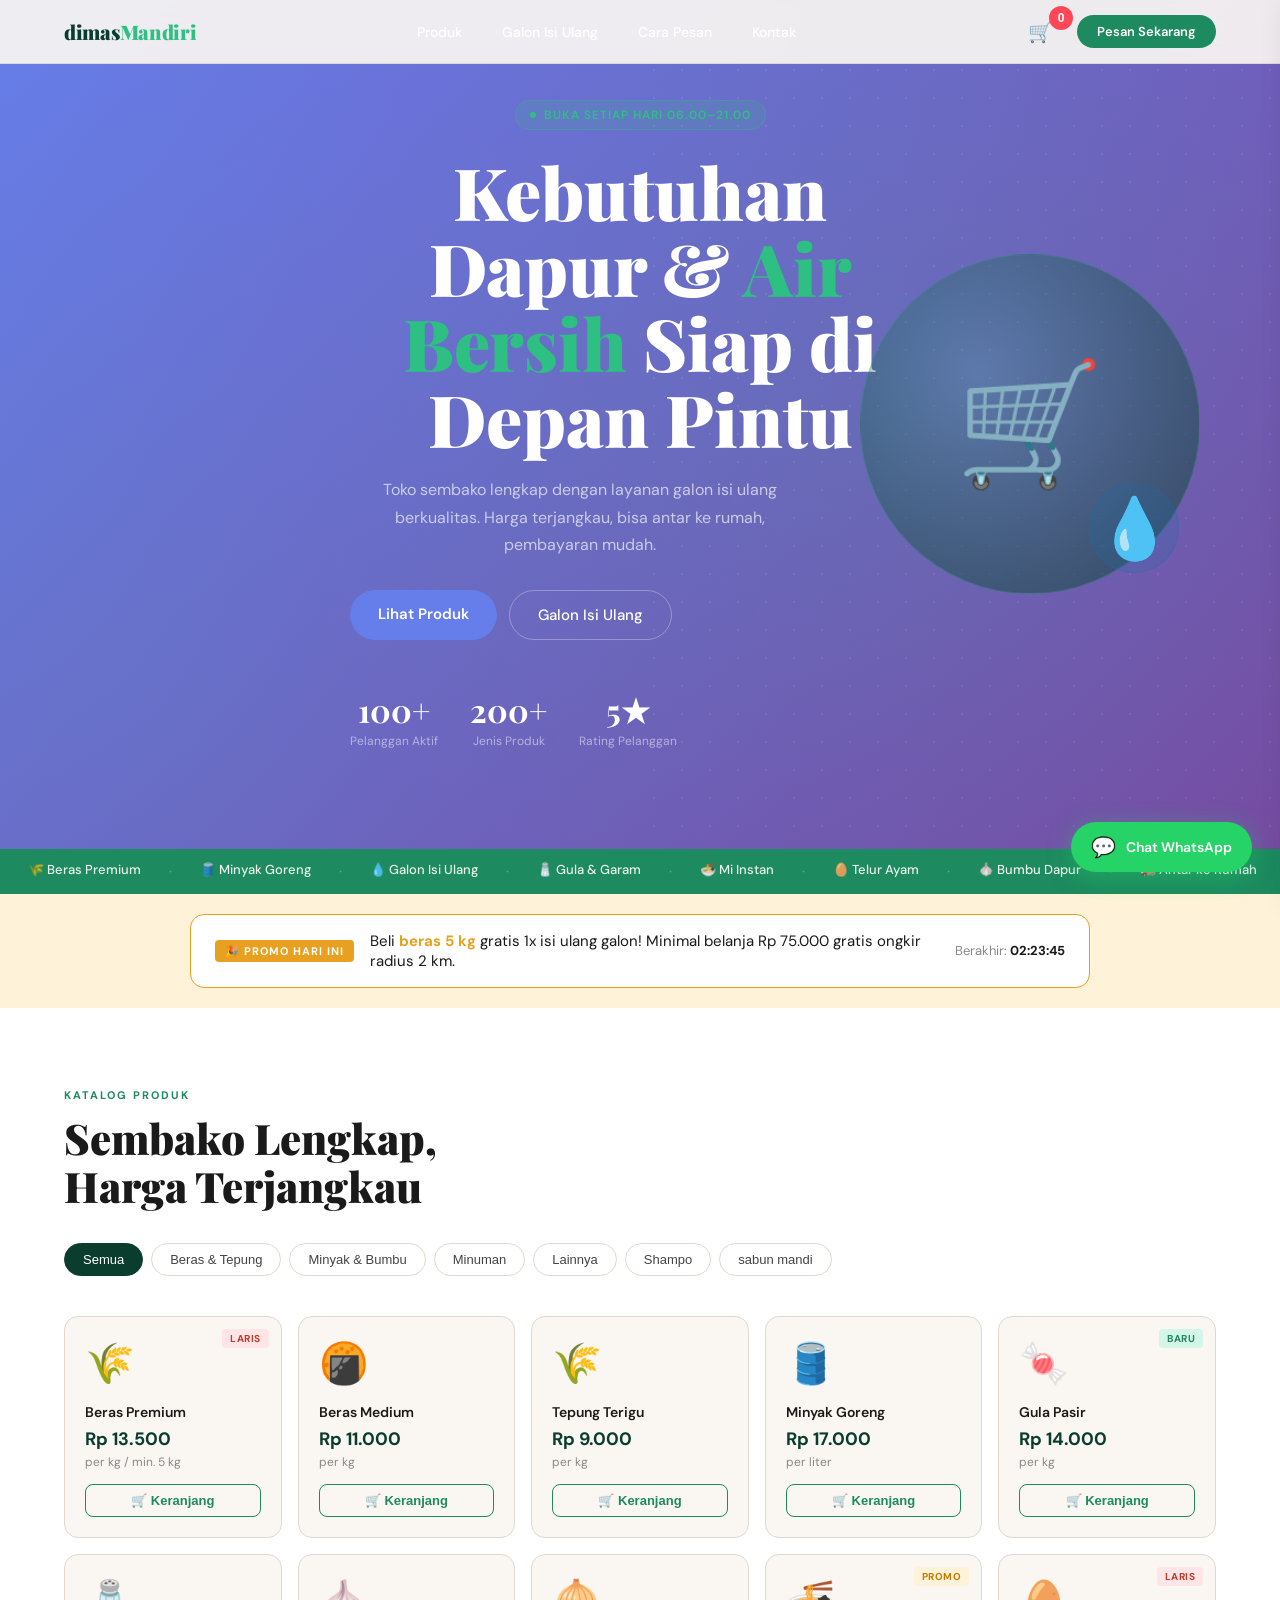
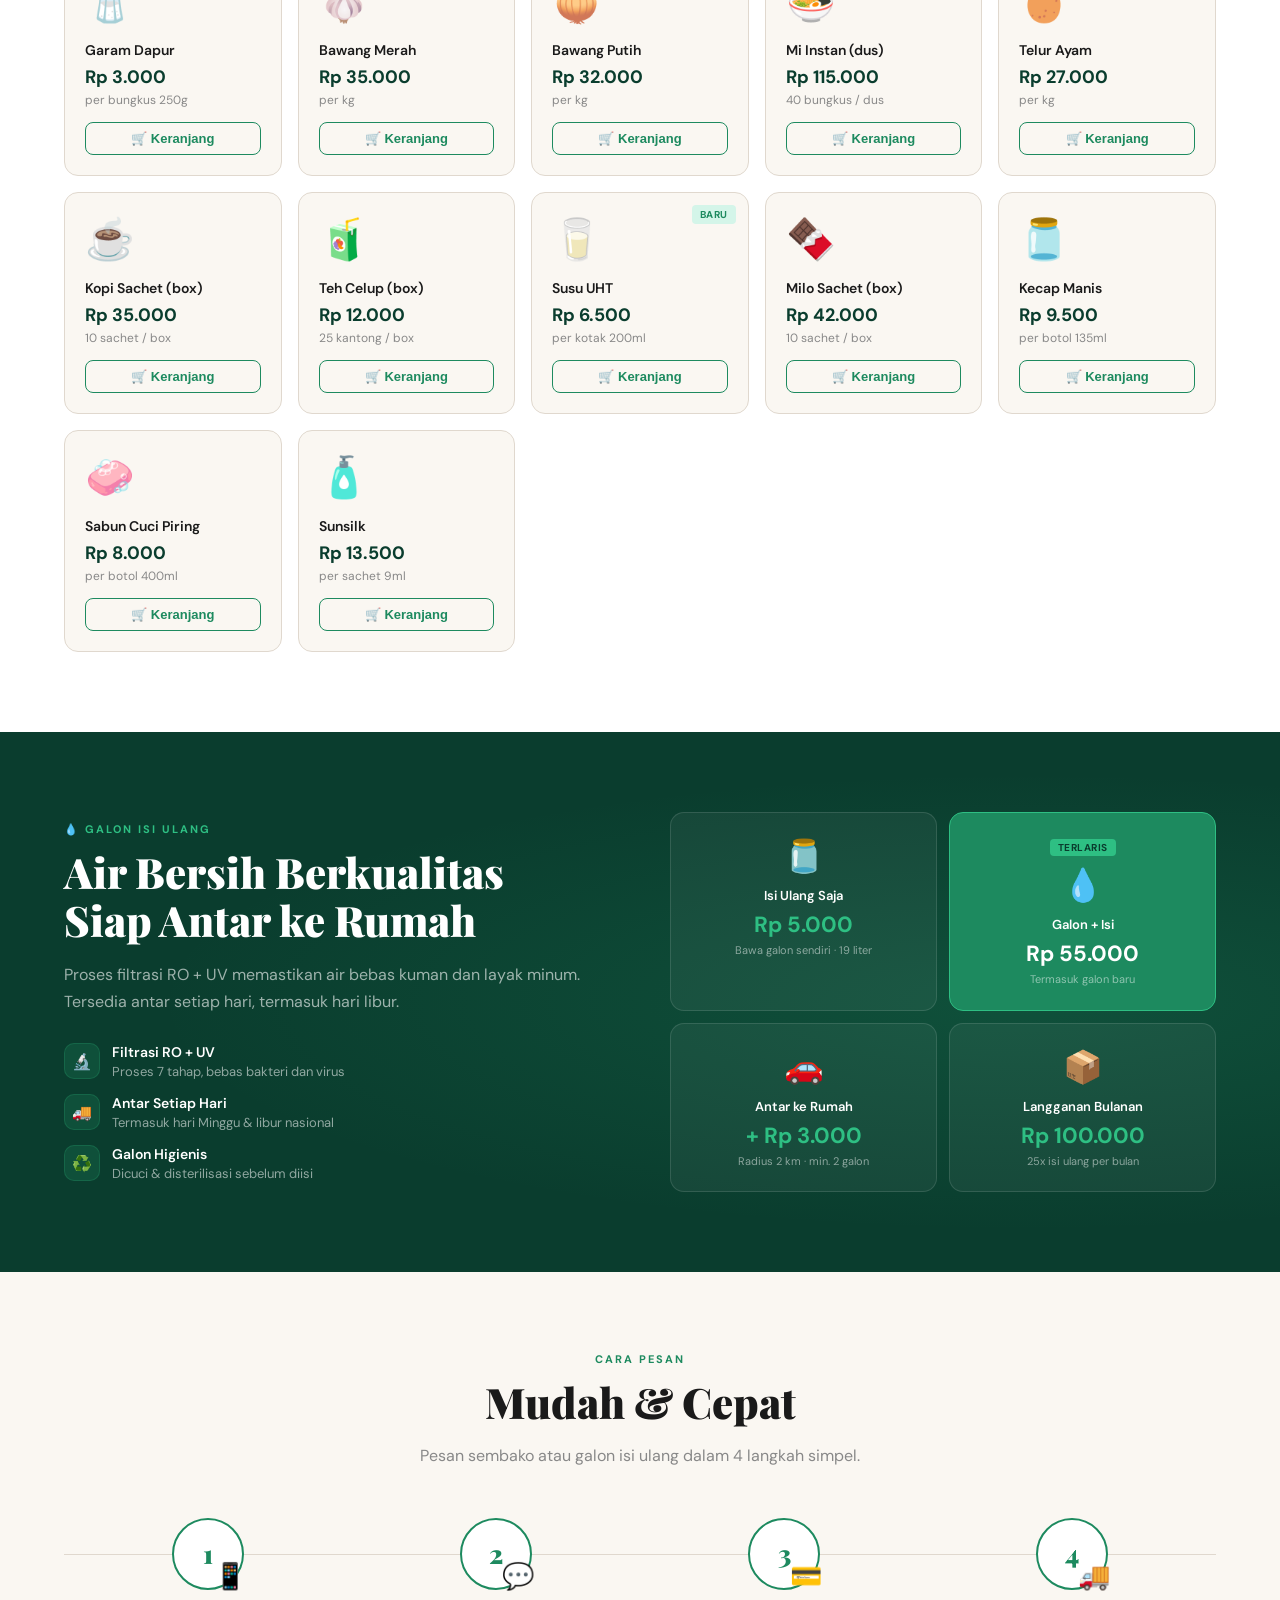
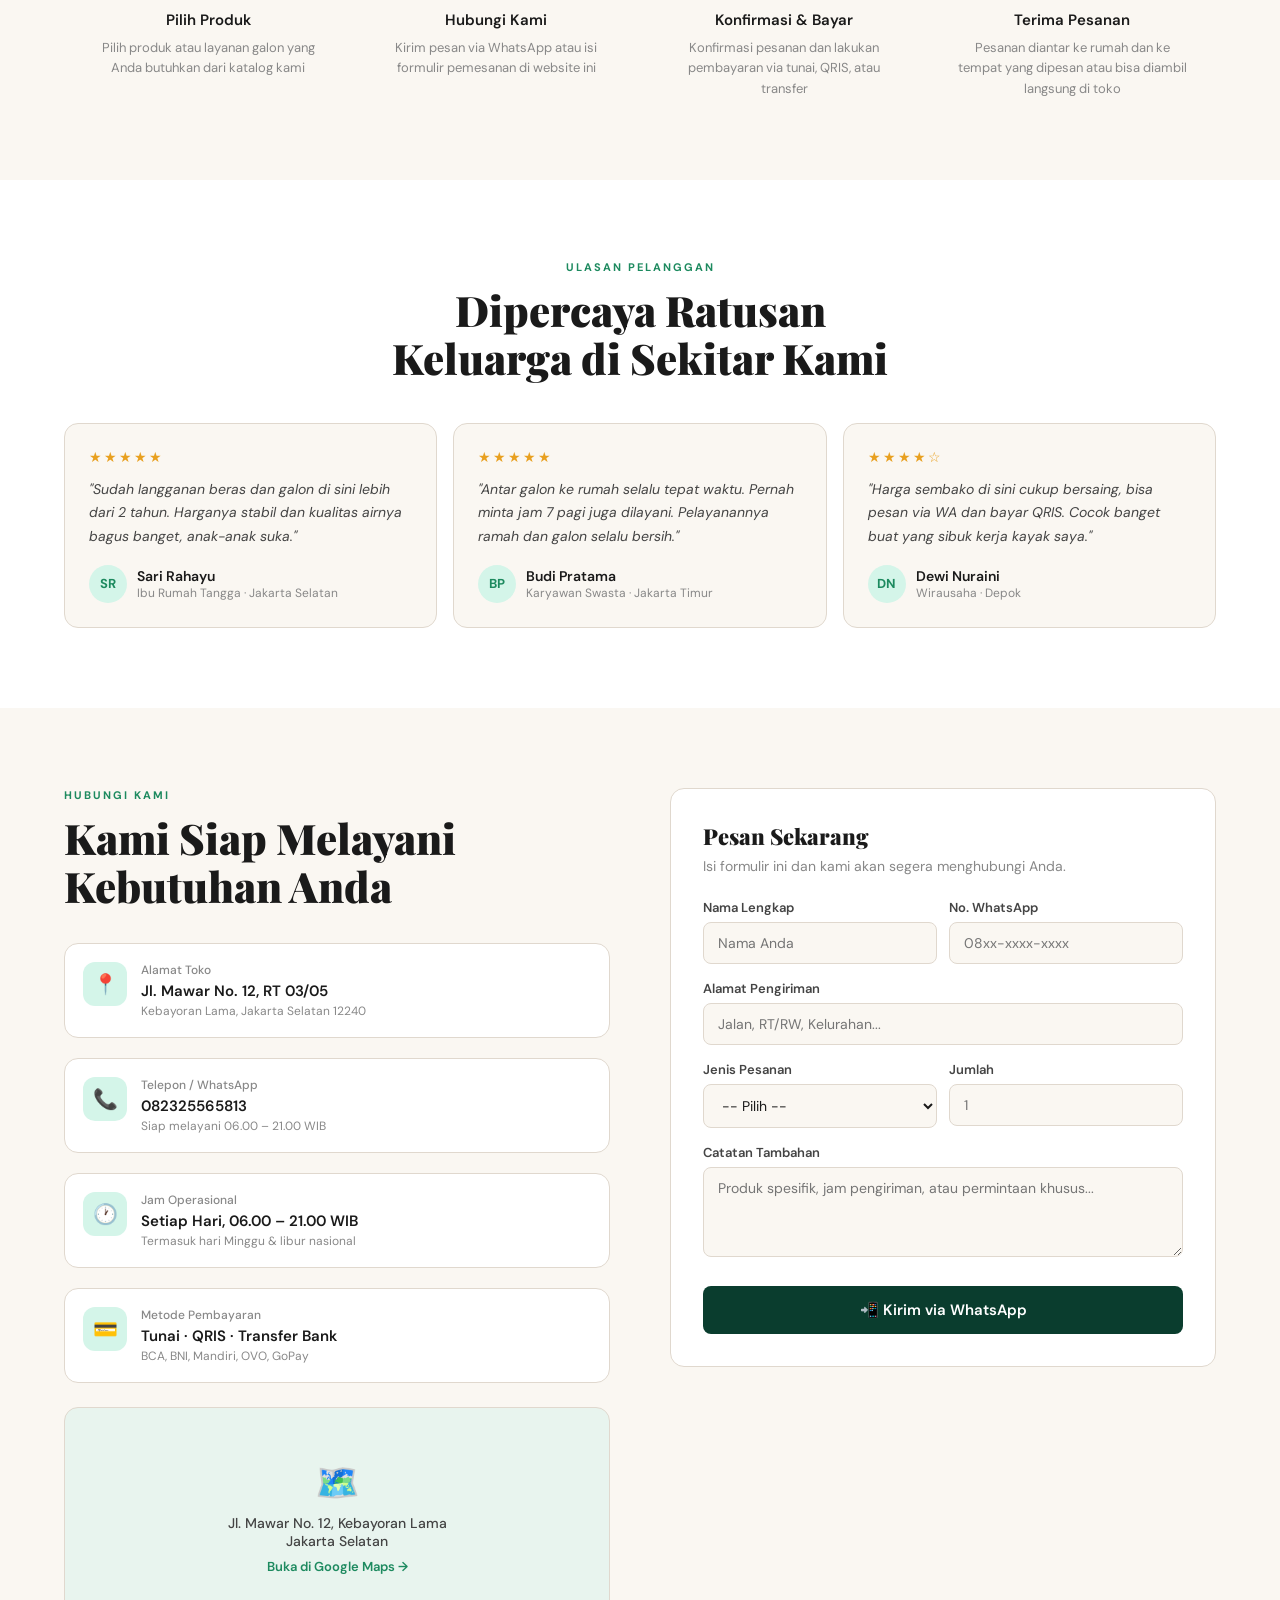
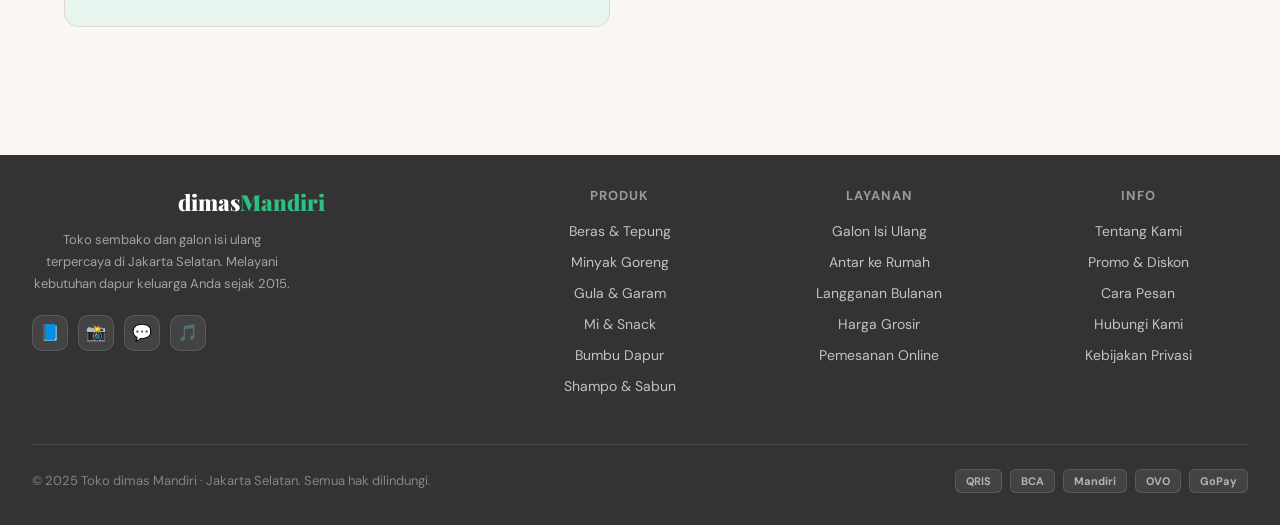
<file: index.html>
<!DOCTYPE html>
<html lang="id">
<head>
<meta charset="UTF-8">
<meta name="viewport" content="width=device-width, initial-scale=1.0">
<meta name="description" content="Toko sembako & galon isi ulang Jakarta Selatan. Antar ke rumah, harga terjangkau, pembayaran mudah. Buka setiap hari 06.00-21.00.">
<meta property="og:title" content="Toko dimas Mandiri – Sembako & Galon Isi Ulang">
<meta property="og:description" content="Toko sembako lengkap dengan layanan galon isi ulang berkualitas. Harga terjangkau, antar ke rumah.">
<meta property="og:image" content="[data-uri]">
<meta property="og:url" content="https://dimasmantiri.vercel.app">
<meta property="og:type" content="website">
<meta name="twitter:card" content="summary_large_image">
<meta name="twitter:title" content="Toko dimas Mandiri">
<meta name="twitter:description" content="Sembako & Galon Isi Ulang Jakarta Selatan">
<link rel="icon" type="image/svg+xml" href="[data-uri]" sizes="32x32">
<title>Toko dimas Mandiri – Sembako & Galon Isi Ulang</title>
<link href="https://fonts.googleapis.com/css2?family=Playfair+Display:wght@700;900&family=DM+Sans:wght@300;400;500;600&display=swap" rel="stylesheet">
<link rel="stylesheet" href="style.css">
</head>
<body>

<!-- NAVBAR -->
<nav>
  <div class="nav-logo">dimas<span>Mandiri</span></div>
  <ul class="nav-links">
    <li><a href="#produk">Produk</a></li>
    <li><a href="#galon">Galon Isi Ulang</a></li>
    <li><a href="#cara-pesan">Cara Pesan</a></li>
    <li><a href="#kontak">Kontak</a></li>
  </ul>
  <div class="nav-right">
    <button class="cart-btn" onclick="toggleCart()">
      <span class="cart-icon">🛒</span>
      <span class="cart-count" id="cart-count">0</span>
    </button>
    <a href="#kontak" class="nav-cta">Pesan Sekarang</a>
  </div>
  <div class="nav-hamburger" onclick="document.querySelector('nav').classList.toggle('open')">
    <span></span><span></span><span></span>
  </div>
</nav>

<!-- SHOPPING CART SIDEBAR -->
<div class="cart-overlay" id="cart-overlay" onclick="toggleCart()"></div>
<div class="cart-sidebar" id="cart-sidebar">
  <div class="cart-header">
    <h2>🛒 Keranjang Belanja</h2>
    <button class="cart-close" onclick="toggleCart()">✕</button>
  </div>
  <div class="cart-items" id="cart-items">
    <p class="cart-empty">Keranjang kosong</p>
  </div>
  <div class="cart-footer">
    <div class="cart-summary">
      <div class="summary-row">
        <span>Subtotal:</span>
        <span id="subtotal">Rp 0</span>
      </div>
      <div class="summary-row">
        <span>Pajak (10%):</span>
        <span id="tax">Rp 0</span>
      </div>
      <div class="summary-row total">
        <span>Total:</span>
        <span id="total">Rp 0</span>
      </div>
    </div>
    <button class="btn-checkout" onclick="checkout()">💳 Checkout</button>
    <button class="btn-continue" onclick="toggleCart()">Lanjut Belanja</button>
  </div>
</div>

<!-- HERO -->
<section class="hero">
  <div class="hero-bg-pattern"></div>
  <div class="hero-dots"></div>
  <div class="hero-content">
    <div class="hero-badge">Buka Setiap Hari 06.00–21.00</div>
    <h1>Kebutuhan Dapur & <em>Air Bersih</em> Siap di Depan Pintu</h1>
    <p>Toko sembako lengkap dengan layanan galon isi ulang berkualitas. Harga terjangkau, bisa antar ke rumah, pembayaran mudah.</p>
    <div class="hero-btns">
      <a href="#produk" class="btn-primary">Lihat Produk</a>
      <a href="#galon" class="btn-outline">Galon Isi Ulang</a>
    </div>
    <div class="hero-stats">
      <div class="stat-item">
        <div class="stat-num">100+</div>
        <div class="stat-label">Pelanggan Aktif</div>
      </div>
      <div class="stat-item">
        <div class="stat-num">200+</div>
        <div class="stat-label">Jenis Produk</div>
      </div>
      <div class="stat-item">
        <div class="stat-num">5★</div>
        <div class="stat-label">Rating Pelanggan</div>
      </div>
    </div>
  </div>
  <div class="hero-image">
    <div class="hero-visual">🛒</div>
  </div>
</section>

<!-- MARQUEE -->
<div class="marquee-wrap">
  <div class="marquee-track">
    <span class="marquee-item">🌾 Beras Premium</span><span class="marquee-dot">·</span>
    <span class="marquee-item">🛢️ Minyak Goreng</span><span class="marquee-dot">·</span>
    <span class="marquee-item">💧 Galon Isi Ulang</span><span class="marquee-dot">·</span>
    <span class="marquee-item">🧂 Gula & Garam</span><span class="marquee-dot">·</span>
    <span class="marquee-item">🍜 Mi Instan</span><span class="marquee-dot">·</span>
    <span class="marquee-item">🥚 Telur Ayam</span><span class="marquee-dot">·</span>
    <span class="marquee-item">🧄 Bumbu Dapur</span><span class="marquee-dot">·</span>
    <span class="marquee-item">🚚 Antar ke Rumah</span><span class="marquee-dot">·</span>
    <span class="marquee-item">💳 QRIS & Transfer</span><span class="marquee-dot">·</span>
    <span class="marquee-item">🌾 Beras Premium</span><span class="marquee-dot">·</span>
    <span class="marquee-item">🫕 Minyak Goreng</span><span class="marquee-dot">·</span>
    <span class="marquee-item">💧 Galon Isi Ulang</span><span class="marquee-dot">·</span>
    <span class="marquee-item">🧂 Gula & Garam</span><span class="marquee-dot">·</span>
    <span class="marquee-item">🍜 Mi Instan</span><span class="marquee-dot">·</span>
    <span class="marquee-item">🥚 Telur Ayam</span><span class="marquee-dot">·</span>
    <span class="marquee-item">🧄 Bumbu Dapur</span><span class="marquee-dot">·</span>
    <span class="marquee-item">🚚 Antar ke Rumah</span><span class="marquee-dot">·</span>
    <span class="marquee-item">💳 QRIS & Transfer</span><span class="marquee-dot">·</span>
    <span class="marquee-item">🧴 Shampo</span><span class="marquee-dot">·</span>
    <span class="marquee-item">🧼 sabun mandi</span><span class="marquee-dot">·</span>
  </div>
</div>

<!-- PROMO -->
<div class="promo-section">
  <div class="promo-inner">
    <div class="promo-tag">🎉 Promo Hari Ini</div>
    <div class="promo-text">Beli <strong>beras 5 kg</strong> gratis 1x isi ulang galon! Minimal belanja Rp 75.000 gratis ongkir radius 2 km.</div>
    <div class="promo-timer">Berakhir: <span id="countdown">--:--:--</span></div>
  </div>
</div>

<!-- PRODUCTS -->
<section class="products-section" id="produk">
  <div class="products-header">
    <div>
      <div class="section-label fade-up">Katalog Produk</div>
      <div class="section-title fade-up">Sembako Lengkap,<br>Harga Terjangkau</div>
    </div>
    <div class="filter-tabs">
      <button class="filter-tab active" onclick="filterProducts('all', this)">Semua</button>
      <button class="filter-tab" onclick="filterProducts('beras', this)">Beras & Tepung</button>
      <button class="filter-tab" onclick="filterProducts('minyak', this)">Minyak & Bumbu</button>
      <button class="filter-tab" onclick="filterProducts('minuman', this)">Minuman</button>
      <button class="filter-tab" onclick="filterProducts('lainnya', this)">Lainnya</button>
      <button class="filter-tab" onclick="filterProducts('shampo', this)">Shampo</button>
      <button class="filter-tab" onclick="filterProducts('sabun mandi', this)">sabun mandi</button>
    </div>
  </div>
  <div class="products-grid" id="products-grid">
    <!-- rendered by JS -->
  </div>
</section>

<!-- GALON -->
<section class="water-section" id="galon">
  <div class="water-inner">
    <div class="water-text fade-up">
      <div class="section-label">💧 Galon Isi Ulang</div>
      <div class="section-title" style="color:white;">Air Bersih Berkualitas<br>Siap Antar ke Rumah</div>
      <div class="section-sub">Proses filtrasi RO + UV memastikan air bebas kuman dan layak minum. Tersedia antar setiap hari, termasuk hari libur.</div>
      <div class="water-features">
        <div class="water-feat">
          <div class="water-feat-icon">🔬</div>
          <div class="water-feat-text">
            <div class="wft-title">Filtrasi RO + UV</div>
            <div class="wft-sub">Proses 7 tahap, bebas bakteri dan virus</div>
          </div>
        </div>
        <div class="water-feat">
          <div class="water-feat-icon">🚚</div>
          <div class="water-feat-text">
            <div class="wft-title">Antar Setiap Hari</div>
            <div class="wft-sub">Termasuk hari Minggu & libur nasional</div>
          </div>
        </div>
        <div class="water-feat">
          <div class="water-feat-icon">♻️</div>
          <div class="water-feat-text">
            <div class="wft-title">Galon Higienis</div>
            <div class="wft-sub">Dicuci & disterilisasi sebelum diisi</div>
          </div>
        </div>
      </div>
    </div>
    <div class="water-cards-col">
      <div class="water-card">
        <span class="wc-icon">🫙</span>
        <div class="wc-name">Isi Ulang Saja</div>
        <div class="wc-price">Rp 5.000</div>
        <div class="wc-note">Bawa galon sendiri · 19 liter</div>
      </div>
      <div class="water-card featured">
        <div class="wc-badge">Terlaris</div>
        <span class="wc-icon">💧</span>
        <div class="wc-name">Galon + Isi</div>
        <div class="wc-price">Rp 55.000</div>
        <div class="wc-note">Termasuk galon baru</div>
      </div>
      <div class="water-card">
        <span class="wc-icon">🚗</span>
        <div class="wc-name">Antar ke Rumah</div>
        <div class="wc-price">+ Rp 3.000</div>
        <div class="wc-note">Radius 2 km · min. 2 galon</div>
      </div>
      <div class="water-card">
        <span class="wc-icon">📦</span>
        <div class="wc-name">Langganan Bulanan</div>
        <div class="wc-price">Rp 100.000</div>
        <div class="wc-note">25x isi ulang per bulan</div>
      </div>
    </div>
  </div>
</section>

<!-- HOW TO ORDER -->
<section class="how-section" id="cara-pesan">
  <div style="text-align:center; max-width:540px; margin:0 auto;">
    <div class="section-label fade-up">Cara Pesan</div>
    <div class="section-title fade-up">Mudah & Cepat</div>
    <div class="section-sub fade-up" style="margin:0 auto;">Pesan sembako atau galon isi ulang dalam 4 langkah simpel.</div>
  </div>
  <div class="steps-grid">
    <div class="step fade-up">
      <div class="step-num">1<span class="step-icon">📱</span></div>
      <div class="step-title">Pilih Produk</div>
      <div class="step-desc">Pilih produk atau layanan galon yang Anda butuhkan dari katalog kami</div>
    </div>
    <div class="step fade-up">
      <div class="step-num">2<span class="step-icon">💬</span></div>
      <div class="step-title">Hubungi Kami</div>
      <div class="step-desc">Kirim pesan via WhatsApp atau isi formulir pemesanan di website ini</div>
    </div>
    <div class="step fade-up">
      <div class="step-num">3<span class="step-icon">💳</span></div>
      <div class="step-title">Konfirmasi & Bayar</div>
      <div class="step-desc">Konfirmasi pesanan dan lakukan pembayaran via tunai, QRIS, atau transfer</div>
    </div>
    <div class="step fade-up">
      <div class="step-num">4<span class="step-icon">🚚</span></div>
      <div class="step-title">Terima Pesanan</div>
      <div class="step-desc">Pesanan diantar ke rumah dan ke tempat yang dipesan atau bisa diambil langsung di toko</div>
    </div>
  </div>
</section>

<!-- TESTIMONIALS -->
<section class="testi-section">
  <div style="text-align:center; max-width:540px; margin:0 auto 0;">
    <div class="section-label fade-up">Ulasan Pelanggan</div>
    <div class="section-title fade-up">Dipercaya Ratusan<br>Keluarga di Sekitar Kami</div>
  </div>
  <div class="testi-grid">
    <div class="testi-card fade-up">
      <div class="testi-stars">★★★★★</div>
      <div class="testi-text">"Sudah langganan beras dan galon di sini lebih dari 2 tahun. Harganya stabil dan kualitas airnya bagus banget, anak-anak suka."</div>
      <div class="testi-author">
        <div class="testi-avatar">SR</div>
        <div><div class="testi-name">Sari Rahayu</div><div class="testi-loc">Ibu Rumah Tangga · Jakarta Selatan</div></div>
      </div>
    </div>
    <div class="testi-card fade-up">
      <div class="testi-stars">★★★★★</div>
      <div class="testi-text">"Antar galon ke rumah selalu tepat waktu. Pernah minta jam 7 pagi juga dilayani. Pelayanannya ramah dan galon selalu bersih."</div>
      <div class="testi-author">
        <div class="testi-avatar">BP</div>
        <div><div class="testi-name">Budi Pratama</div><div class="testi-loc">Karyawan Swasta · Jakarta Timur</div></div>
      </div>
    </div>
    <div class="testi-card fade-up">
      <div class="testi-stars">★★★★☆</div>
      <div class="testi-text">"Harga sembako di sini cukup bersaing, bisa pesan via WA dan bayar QRIS. Cocok banget buat yang sibuk kerja kayak saya."</div>
      <div class="testi-author">
        <div class="testi-avatar">DN</div>
        <div><div class="testi-name">Dewi Nuraini</div><div class="testi-loc">Wirausaha · Depok</div></div>
      </div>
    </div>
  </div>
</section>

<!-- CONTACT -->
<section class="contact-section" id="kontak">
  <div class="contact-grid">
    <div>
      <div class="section-label fade-up">Hubungi Kami</div>
      <div class="section-title fade-up">Kami Siap Melayani<br>Kebutuhan Anda</div>
      <div class="contact-info">
        <div class="contact-item">
          <div class="ci-icon">📍</div>
          <div>
            <div class="ci-label">Alamat Toko</div>
            <div class="ci-value">Jl. Mawar No. 12, RT 03/05</div>
            <div class="ci-sub">Kebayoran Lama, Jakarta Selatan 12240</div>
          </div>
        </div>
        <div class="contact-item">
          <div class="ci-icon">📞</div>
          <div>
            <div class="ci-label">Telepon / WhatsApp</div>
            <div class="ci-value">082325565813</div>
            <div class="ci-sub">Siap melayani 06.00 – 21.00 WIB</div>
          </div>
        </div>
        <div class="contact-item">
          <div class="ci-icon">🕐</div>
          <div>
            <div class="ci-label">Jam Operasional</div>
            <div class="ci-value">Setiap Hari, 06.00 – 21.00 WIB</div>
            <div class="ci-sub">Termasuk hari Minggu & libur nasional</div>
          </div>
        </div>
        <div class="contact-item">
          <div class="ci-icon">💳</div>
          <div>
            <div class="ci-label">Metode Pembayaran</div>
            <div class="ci-value">Tunai · QRIS · Transfer Bank</div>
            <div class="ci-sub">BCA, BNI, Mandiri, OVO, GoPay</div>
          </div>
        </div>
      </div>
      <div class="map-placeholder">
        <div class="map-icon">🗺️</div>
        <p>Jl. Mawar No. 12, Kebayoran Lama<br>Jakarta Selatan</p>
        <a href="https://maps.google.com" target="_blank">Buka di Google Maps →</a>
      </div>
    </div>
    <div>
      <div class="order-form">
        <h3>Pesan Sekarang</h3>
        <p>Isi formulir ini dan kami akan segera menghubungi Anda.</p>
        <div class="form-row">
          <div class="form-group">
            <label>Nama Lengkap</label>
            <input type="text" id="cust-name" placeholder="Nama Anda">
          </div>
          <div class="form-group">
            <label>No. WhatsApp</label>
            <input type="tel" id="cust-phone" placeholder="08xx-xxxx-xxxx">
          </div>
        </div>
        <div class="form-group">
          <label>Alamat Pengiriman</label>
          <input type="text" id="cust-address" placeholder="Jalan, RT/RW, Kelurahan...">
        </div>
        <div class="form-row">
          <div class="form-group">
            <label>Jenis Pesanan</label>
            <select id="cust-ordertype">
              <option>-- Pilih --</option>
              <option>Sembako (Ambil di Toko)</option>
              <option>Sembako (Antar ke Rumah)</option>
              <option>Galon Isi Ulang</option>
              <option>Galon + Isi (Baru)</option>
              <option>Langganan Bulanan</option>
            </select>
          </div>
          <div class="form-group">
            <label>Jumlah</label>
            <input type="number" id="cust-qty" min="1" placeholder="1">
          </div>
        </div>
        <div class="form-group">
          <label>Catatan Tambahan</label>
          <textarea id="cust-notes" placeholder="Produk spesifik, jam pengiriman, atau permintaan khusus..."></textarea>
        </div>
        <button class="btn-submit" onclick="submitOrder()">📲 Kirim via WhatsApp</button>
      </div>
    </div>
  </div>
</section>

<!-- FOOTER -->
<footer>
  <div class="footer-grid">
    <div class="footer-brand">
      <div class="logo">dimas<span>Mandiri</span></div>
      <p>Toko sembako dan galon isi ulang terpercaya di Jakarta Selatan. Melayani kebutuhan dapur keluarga Anda sejak 2015.</p>
      <div class="social-links">
        <a class="social-link" href="#">📘</a>
        <a class="social-link" href="#">📸</a>
        <a class="social-link" href="#">💬</a>
        <a class="social-link" href="#">🎵</a>
      </div>
    </div>
    <div class="footer-col">
      <h4>Produk</h4>
      <ul>
        <li><a href="#">Beras & Tepung</a></li>
        <li><a href="#">Minyak Goreng</a></li>
        <li><a href="#">Gula & Garam</a></li>
        <li><a href="#">Mi & Snack</a></li>
        <li><a href="#">Bumbu Dapur</a></li>
        <li><a href="#">Shampo & Sabun</a></li>
      </ul>
    </div>
    <div class="footer-col">
      <h4>Layanan</h4>
      <ul>
        <li><a href="#">Galon Isi Ulang</a></li>
        <li><a href="#">Antar ke Rumah</a></li>
        <li><a href="#">Langganan Bulanan</a></li>
        <li><a href="#">Harga Grosir</a></li>
        <li><a href="#">Pemesanan Online</a></li>
      </ul>
    </div>
    <div class="footer-col">
      <h4>Info</h4>
      <ul>
        <li><a href="#">Tentang Kami</a></li>
        <li><a href="#">Promo & Diskon</a></li>
        <li><a href="#">Cara Pesan</a></li>
        <li><a href="#">Hubungi Kami</a></li>
        <li><a href="#">Kebijakan Privasi</a></li>
      </ul>
    </div>
  </div>
  <div class="footer-bottom">
    <p>© 2025 Toko dimas Mandiri · Jakarta Selatan. Semua hak dilindungi.</p>
    <div class="payment-icons">
      <span class="pay-icon">QRIS</span>
      <span class="pay-icon">BCA</span>
      <span class="pay-icon">Mandiri</span>
      <span class="pay-icon">OVO</span>
      <span class="pay-icon">GoPay</span>
    </div>
  </div>
</footer>

<!-- WA FLOAT -->
<div class="wa-float">
  <a href="https://wa.me/6282325565813" target="_blank">
    <span class="wa-icon">💬</span> Chat WhatsApp
  </a>
</div>

<script src="cart.js"></script>
<script src="index.js"></script>
<script>
// Simple 404 handler & canonical
if (window.location.pathname !== '/' && window.location.pathname !== '/index.html') {
  document.title = 'Halaman Tidak Ditemukan - Toko dimas Mandiri';
  document.body.innerHTML = `
    <div style="min-height:100vh; display:flex; align-items:center; justify-content:center; flex-direction:column; text-align:center; padding:2rem; background:var(--cream); color:var(--text);">
      <h1 style="font-size:clamp(40px,10vw,80px); margin:0;">404</h1>
      <p style="font-size:1.5rem; margin:1rem 0 2rem;">Halaman tidak ditemukan</p>
      <a href="/" style="background:var(--green); color:white; padding:1rem 2rem; border-radius:30px; text-decoration:none; font-weight:600; transition:all 0.2s;">Kembali ke Beranda</a>
    </div>
  `;
}
// Canonical link for SEO
const link = document.createElement('link');
link.rel = 'canonical';
link.href = window.location.origin + '/';
document.head.appendChild(link);
</script>
</body>
</html>
</file>
<file: style.css>
:root {
--green-dark: #0a3d2e;
--green-mid: #007527;
--green: #1d8a5f;
--green-light: #2ebf83;
--green-pale: #d4f5e9;
--cream: #faf7f2;
--warm: #f5ede0;
--amber: #e8a020;
--amber-light: #fef3d8;
--blue: #1a6fa8;
--blue-light: #deeefa;
--text: #1a1a1a;
--text-mid: #444;
--text-muted: #888;
--border: #e0d8ce;
--white: #ffffff;
--radius: 14px;
--radius-sm: 8px;
}
*, *::before, *::after { box-sizing: border-box; margin: 0; padding: 0; }
html { scroll-behavior: smooth; }
body { font-family: 'DM Sans', sans-serif; background: var(--cream); color: var(--text); overflow-x: hidden; }

/* NAVBAR */
nav {
position: fixed; top: 0; left: 0; right: 0; z-index: 100;
display: flex; align-items: center; justify-content: space-between;
padding: 0 5vw; height: 64px;
background: rgba(250,247,242,0.92); backdrop-filter: blur(12px);
border-bottom: 1px solid var(--border);
}
.nav-logo { font-family: 'Playfair Display', serif; font-size: 20px; color: var(--green-dark); font-weight: 900; letter-spacing: -0.3px; }
.nav-logo span { color: var(--green-light); }
.nav-links { display: flex; gap: 28px; list-style: none; }
.nav-links a { font-size: 14px; color: var(--text-mid); text-decoration: none; font-weight: 500; transition: color 0.2s; }
.nav-links a:hover { color: var(--green); }
.nav-cta { background: var(--green); color: white; padding: 8px 20px; border-radius: 30px; font-size: 13px; font-weight: 600; text-decoration: none; transition: background 0.2s; }
.nav-cta:hover { background: var(--green-mid); }
.nav-right { display: flex; align-items: center; gap: 12px; }
.cart-btn { background: transparent; border: none; cursor: pointer; display: flex; align-items: center; gap: 6px; position: relative; font-size: 16px; transition: all 0.2s; padding: 6px 12px; border-radius: 20px; }
.cart-btn:hover { background: rgba(29, 138, 95, 0.1); }
.cart-icon { font-size: 20px; }
.cart-count { position: absolute; top: -8px; right: -8px; background: #ff4757; color: white; border-radius: 50%; width: 22px; height: 22px; display: flex; align-items: center; justify-content: center; font-size: 11px; font-weight: bold; }
.nav-hamburger { display: none; flex-direction: column; gap: 5px; cursor: pointer; padding: 4px; }
.nav-hamburger span { display: block; width: 22px; height: 2px; background: var(--text); border-radius: 2px; }

/* NOTIFICATIONS */
.notification { position: fixed; top: 80px; right: 20px; z-index: 9999; padding: 14px 20px; border-radius: 8px; font-size: 14px; font-weight: 500; opacity: 0; transform: translateX(400px); transition: all 0.3s ease; box-shadow: 0 4px 12px rgba(0, 0, 0, 0.15); }
.notification.show { opacity: 1; transform: translateX(0); }
.notification-success { background: var(--green); color: white; }
.notification-error { background: #ff4757; color: white; }
.notification-info { background: var(--blue); color: white; }

/* HERO */
.hero {
min-height: 100vh;
display: flex; align-items: center;
padding: 100px 5vw 60px;
position: relative; overflow: hidden;
background: var(--green-dark);
}
.hero-bg-pattern {
position: absolute; inset: 0; pointer-events: none;
background-image: radial-gradient(circle at 70% 50%, rgba(46,191,131,0.12) 0%, transparent 60%),
    radial-gradient(circle at 10% 80%, rgba(46,191,131,0.08) 0%, transparent 50%);
}
.hero-dots {
position: absolute; top: 0; right: 0; width: 50%; height: 100%;
background-image: radial-gradient(circle, rgba(255,255,255,0.07) 1px, transparent 1px);
background-size: 28px 28px;
}
.hero-content { position: relative; max-width: 580px; }
.hero-badge { display: inline-flex; align-items: center; gap: 8px; background: rgba(46,191,131,0.15); border: 1px solid rgba(46,191,131,0.3); color: var(--green-light); padding: 6px 14px; border-radius: 30px; font-size: 12px; font-weight: 600; text-transform: uppercase; letter-spacing: 1px; margin-bottom: 24px; }
.hero-badge::before { content: ''; display: block; width: 6px; height: 6px; border-radius: 50%; background: var(--green-light); animation: pulse 2s infinite; }
@keyframes pulse { 0%,100% { opacity: 1; } 50% { opacity: 0.4; } }
.hero h1 { font-family: 'Playfair Display', serif; font-size: clamp(40px, 6vw, 72px); line-height: 1.05; color: white; font-weight: 900; margin-bottom: 20px; }
.hero h1 em { color: var(--green-light); font-style: normal; }
.hero p { font-size: 17px; color: rgba(255,255,255,0.65); line-height: 1.7; margin-bottom: 36px; max-width: 460px; }
.hero-btns { display: flex; gap: 12px; flex-wrap: wrap; }
.btn-primary { background: var(--green-light); color: var(--green-dark); padding: 14px 28px; border-radius: 40px; font-size: 15px; font-weight: 600; text-decoration: none; transition: transform 0.2s, box-shadow 0.2s; display: inline-block; }
.btn-primary:hover { transform: translateY(-2px); box-shadow: 0 8px 24px rgba(46,191,131,0.4); }
.btn-outline { background: transparent; color: white; padding: 14px 28px; border-radius: 40px; font-size: 15px; font-weight: 500; text-decoration: none; border: 1.5px solid rgba(255,255,255,0.3); transition: background 0.2s; display: inline-block; }
.btn-outline:hover { background: rgba(255,255,255,0.08); }
.hero-image {
position: absolute; right: 0; top: 50%; transform: translateY(-50%);
width: 44%; max-width: 500px;
display: flex; align-items: center; justify-content: center;
}
.hero-visual {
width: 340px; height: 340px; border-radius: 50%;
background: radial-gradient(circle at 35% 35%, rgba(46,191,131,0.2), rgba(10,61,46,0.6));
border: 1px solid rgba(46,191,131,0.2);
display: flex; align-items: center; justify-content: center;
font-size: 120px; position: relative;
}
.hero-visual::after {
content: '💧'; font-size: 60px;
position: absolute; bottom: 20px; right: 20px;
background: rgba(26,111,168,0.2); border-radius: 50%;
width: 90px; height: 90px; display: flex; align-items: center; justify-content: center;
border: 1px solid rgba(26,111,168,0.3);
}
.hero-stats { display: flex; gap: 32px; margin-top: 48px; flex-wrap: wrap; }
.stat-num { font-family: 'Playfair Display', serif; font-size: 32px; color: white; font-weight: 700; }
.stat-label { font-size: 12px; color: rgba(255,255,255,0.5); margin-top: 2px; }

/* MARQUEE */
.marquee-wrap { background: var(--green); padding: 12px 0; overflow: hidden; } .marquee-wrap:hover .marquee-track { animation-play-state: paused; }
.marquee-track { display: flex; gap: 0; white-space: nowrap; animation: marquee 15s linear infinite; }
.marquee-item { font-size: 13px; color: white; font-weight: 500; padding: 0 28px; opacity: 0.9; }
.marquee-dot { color: var(--green-light); }
@keyframes marquee { from { transform: translateX(0); } to { transform: translateX(-50%); } }

/* SECTION COMMON */
section { padding: 80px 5vw; }
.section-label { font-size: 11px; font-weight: 700; text-transform: uppercase; letter-spacing: 2px; color: var(--green); margin-bottom: 12px; }
.section-title { font-family: 'Playfair Display', serif; font-size: clamp(28px, 3.5vw, 42px); font-weight: 900; color: var(--text); line-height: 1.15; margin-bottom: 16px; }
.section-sub { font-size: 16px; color: var(--text-muted); line-height: 1.7; max-width: 540px; }

/* PROMO BANNER */
.promo-section { background: var(--amber-light); padding: 20px 5vw; }
.promo-inner { display: flex; align-items: center; gap: 16px; background: white; border-radius: var(--radius); padding: 16px 24px; border: 1.5px solid var(--amber); max-width: 900px; margin: 0 auto; }
.promo-tag { background: var(--amber); color: white; font-size: 11px; font-weight: 700; text-transform: uppercase; letter-spacing: 1px; padding: 4px 10px; border-radius: 4px; white-space: nowrap; }
.promo-text { font-size: 15px; color: var(--text); flex: 1; }
.promo-text strong { color: var(--amber); }
.promo-timer { font-size: 13px; color: var(--text-muted); white-space: nowrap; }
.promo-timer span { font-weight: 700; color: var(--text); font-variant-numeric: tabular-nums; }

/* PRODUCTS */
.products-section { background: white; }
.products-header { display: flex; align-items: flex-end; justify-content: space-between; margin-bottom: 40px; flex-wrap: wrap; gap: 16px; }
.filter-tabs { display: flex; gap: 8px; flex-wrap: wrap; }
.filter-tab { padding: 8px 18px; border-radius: 30px; font-size: 13px; font-weight: 500; cursor: pointer; border: 1.5px solid var(--border); background: transparent; color: var(--text-mid); transition: all 0.15s; }
.filter-tab.active, .filter-tab:hover { background: var(--green-dark); color: white; border-color: var(--green-dark); }
.products-grid { display: grid; grid-template-columns: repeat(auto-fill, minmax(200px, 1fr)); gap: 16px; }
.product-card {
border: 1.5px solid var(--border); border-radius: var(--radius);
padding: 20px; background: var(--cream);
transition: border-color 0.2s, transform 0.2s, box-shadow 0.2s;
cursor: pointer; position: relative; overflow: hidden;
}
.product-card:hover { border-color: var(--green-light); transform: translateY(-3px); box-shadow: 0 10px 30px rgba(29,138,95,0.12); }
.product-badge { position: absolute; top: 12px; right: 12px; font-size: 10px; font-weight: 700; text-transform: uppercase; letter-spacing: 0.5px; padding: 3px 8px; border-radius: 4px; }
.badge-hot { background: #ffe5e5; color: #c0392b; }
.badge-new { background: var(--green-pale); color: var(--green); }
.badge-promo { background: var(--amber-light); color: #c47a00; }
.product-icon { font-size: 40px; margin-bottom: 14px; display: block; }
.product-name { font-size: 14px; font-weight: 600; color: var(--text); margin-bottom: 6px; line-height: 1.3; }
.product-price { font-size: 18px; font-weight: 700; color: var(--green-dark); }
.product-unit { font-size: 12px; color: var(--text-muted); margin-top: 3px; }
.product-card .add-btn { display: block; width: 100%; margin-top: 14px; padding: 8px; border: 1.5px solid var(--green); background: transparent; color: var(--green); border-radius: var(--radius-sm); font-size: 13px; font-weight: 600; cursor: pointer; transition: all 0.15s; }
.product-card .add-btn:hover { background: var(--green); color: white; }

/* WATER SECTION */
.water-section { background: var(--green-dark); position: relative; overflow: hidden; }
.water-section::before { content: ''; position: absolute; inset: 0; background: radial-gradient(ellipse at 80% 50%, rgba(46,191,131,0.15) 0%, transparent 60%); }
.water-inner { position: relative; display: grid; grid-template-columns: 1fr 1fr; gap: 60px; align-items: center; }
.water-text .section-label { color: var(--green-light); }
.water-text .section-title { color: white; }
.water-text .section-sub { color: rgba(255,255,255,0.6); }
.water-features { margin-top: 28px; display: flex; flex-direction: column; gap: 14px; }
.water-feat { display: flex; align-items: flex-start; gap: 12px; }
.water-feat-icon { width: 36px; height: 36px; border-radius: 10px; background: rgba(46,191,131,0.15); border: 1px solid rgba(46,191,131,0.2); display: flex; align-items: center; justify-content: center; font-size: 16px; flex-shrink: 0; }
.water-feat-text .wft-title { font-size: 14px; font-weight: 600; color: white; margin-bottom: 2px; }
.water-feat-text .wft-sub { font-size: 13px; color: rgba(255,255,255,0.55); }
.water-cards-col { display: grid; grid-template-columns: 1fr 1fr; gap: 12px; }
.water-card {
background: rgba(255,255,255,0.05); border: 1px solid rgba(255,255,255,0.12);
border-radius: var(--radius); padding: 22px; text-align: center;
transition: background 0.2s, border-color 0.2s;
}
.water-card:hover { background: rgba(255,255,255,0.1); border-color: rgba(46,191,131,0.4); }
.water-card.featured { background: var(--green); border-color: var(--green-light); }
.water-card .wc-icon { font-size: 32px; margin-bottom: 10px; display: block; }
.water-card .wc-name { font-size: 13px; font-weight: 600; color: white; margin-bottom: 6px; }
.water-card .wc-price { font-size: 22px; font-weight: 700; color: var(--green-light); }
.water-card.featured .wc-price { color: white; }
.water-card .wc-note { font-size: 11px; color: rgba(255,255,255,0.5); margin-top: 4px; line-height: 1.4; }
.water-card .wc-badge { display: inline-block; margin-bottom: 8px; background: var(--green-light); color: var(--green-dark); font-size: 10px; font-weight: 700; padding: 2px 8px; border-radius: 4px; text-transform: uppercase; letter-spacing: 0.5px; }

/* HOW IT WORKS */
.how-section { background: var(--cream); }
.steps-grid { display: grid; grid-template-columns: repeat(auto-fit, minmax(200px, 1fr)); gap: 0; margin-top: 48px; position: relative; }
.steps-grid::before { content: ''; position: absolute; top: 36px; left: 0; right: 0; height: 1.5px; background: var(--border); z-index: 0; }
.step { text-align: center; padding: 0 24px; position: relative; }
.step-num { width: 72px; height: 72px; border-radius: 50%; background: white; border: 2px solid var(--green); color: var(--green); font-family: 'Playfair Display', serif; font-size: 26px; font-weight: 900; display: flex; align-items: center; justify-content: center; margin: 0 auto 20px; position: relative; z-index: 1; }
.step-icon { font-size: 26px; position: absolute; bottom: -4px; right: -4px; }
.step-title { font-size: 15px; font-weight: 600; color: var(--text); margin-bottom: 8px; }
.step-desc { font-size: 13px; color: var(--text-muted); line-height: 1.6; }

/* TESTIMONIALS */
.testi-section { background: white; }
.testi-grid { display: grid; grid-template-columns: repeat(auto-fill, minmax(280px, 1fr)); gap: 16px; margin-top: 40px; }
.testi-card { border: 1.5px solid var(--border); border-radius: var(--radius); padding: 24px; background: var(--cream); transition: border-color 0.2s; }
.testi-card:hover { border-color: var(--green-light); }
.testi-stars { color: var(--amber); font-size: 14px; margin-bottom: 12px; letter-spacing: 2px; }
.testi-text { font-size: 14px; color: var(--text-mid); line-height: 1.7; margin-bottom: 16px; font-style: italic; }
.testi-author { display: flex; align-items: center; gap: 10px; }
.testi-avatar { width: 38px; height: 38px; border-radius: 50%; background: var(--green-pale); color: var(--green); display: flex; align-items: center; justify-content: center; font-size: 13px; font-weight: 700; flex-shrink: 0; }
.testi-name { font-size: 14px; font-weight: 600; }
.testi-loc { font-size: 12px; color: var(--text-muted); }

/* CONTACT */
.contact-section { background: var(--cream); }
.contact-grid { display: grid; grid-template-columns: 1fr 1fr; gap: 60px; align-items: start; }
.contact-info { display: flex; flex-direction: column; gap: 20px; margin-top: 32px; }
.contact-item { display: flex; align-items: flex-start; gap: 14px; padding: 18px; background: white; border-radius: var(--radius); border: 1.5px solid var(--border); transition: border-color 0.2s; }
.contact-item:hover { border-color: var(--green-light); }
.ci-icon { width: 44px; height: 44px; border-radius: 12px; background: var(--green-pale); display: flex; align-items: center; justify-content: center; font-size: 20px; flex-shrink: 0; }
.ci-label { font-size: 12px; color: var(--text-muted); margin-bottom: 3px; font-weight: 500; }
.ci-value { font-size: 15px; font-weight: 600; color: var(--text); }
.ci-sub { font-size: 12px; color: var(--text-muted); margin-top: 2px; }
.order-form { background: white; border-radius: var(--radius); border: 1.5px solid var(--border); padding: 32px; }
.order-form h3 { font-family: 'Playfair Display', serif; font-size: 22px; font-weight: 900; margin-bottom: 6px; }
.order-form p { font-size: 14px; color: var(--text-muted); margin-bottom: 24px; }
.form-group { margin-bottom: 16px; }
.form-group label { display: block; font-size: 13px; font-weight: 600; color: var(--text-mid); margin-bottom: 6px; }
.form-group input, .form-group select, .form-group textarea {
width: 100%; padding: 11px 14px; border: 1.5px solid var(--border); border-radius: var(--radius-sm);
font-size: 14px; font-family: 'DM Sans', sans-serif; color: var(--text); background: var(--cream);
outline: none; transition: border-color 0.2s;
}
.form-group input:focus, .form-group select:focus, .form-group textarea:focus { border-color: var(--green); }
.form-group textarea { resize: vertical; min-height: 90px; }
.form-row { display: grid; grid-template-columns: 1fr 1fr; gap: 12px; }
.btn-submit { width: 100%; padding: 14px; background: var(--green-dark); color: white; border: none; border-radius: var(--radius-sm); font-size: 15px; font-weight: 600; cursor: pointer; font-family: 'DM Sans', sans-serif; transition: background 0.2s; margin-top: 8px; }
.btn-submit:hover { background: var(--green); }

/* MAP PLACEHOLDER */
.map-placeholder { border-radius: var(--radius); overflow: hidden; border: 1.5px solid var(--border); margin-top: 24px; background: #e8f4ee; height: 220px; display: flex; flex-direction: column; align-items: center; justify-content: center; gap: 8px; text-align: center; padding: 20px; }
.map-placeholder .map-icon { font-size: 36px; }
.map-placeholder p { font-size: 14px; color: var(--text-mid); font-weight: 500; }
.map-placeholder a { font-size: 13px; color: var(--green); font-weight: 600; text-decoration: none; }
.map-placeholder a:hover { text-decoration: underline; }

/* FOOTER */
footer { background: var(--green-dark); color: white; padding: 60px 5vw 30px; }
.footer-grid { display: grid; grid-template-columns: 2fr 1fr 1fr 1fr; gap: 40px; margin-bottom: 48px; }
.footer-brand .logo { font-family: 'Playfair Display', serif; font-size: 22px; font-weight: 900; margin-bottom: 12px; }
.footer-brand .logo span { color: var(--green-light); }
.footer-brand p { font-size: 13px; color: rgba(255,255,255,0.55); line-height: 1.7; max-width: 260px; }
.footer-brand .social-links { display: flex; gap: 10px; margin-top: 20px; }
.social-link { width: 36px; height: 36px; border-radius: 10px; background: rgba(255,255,255,0.08); border: 1px solid rgba(255,255,255,0.12); display: flex; align-items: center; justify-content: center; font-size: 16px; text-decoration: none; transition: background 0.15s; }
.social-link:hover { background: rgba(46,191,131,0.2); }
.footer-col h4 { font-size: 13px; font-weight: 700; text-transform: uppercase; letter-spacing: 1px; color: rgba(255,255,255,0.5); margin-bottom: 16px; }
.footer-col ul { list-style: none; display: flex; flex-direction: column; gap: 10px; }
.footer-col a { font-size: 14px; color: rgba(255,255,255,0.7); text-decoration: none; transition: color 0.15s; }
.footer-col a:hover { color: var(--green-light); }
.footer-bottom { border-top: 1px solid rgba(255,255,255,0.1); padding-top: 24px; display: flex; justify-content: space-between; align-items: center; flex-wrap: wrap; gap: 12px; }
.footer-bottom p { font-size: 13px; color: rgba(255,255,255,0.4); }
.footer-bottom .payment-icons { display: flex; gap: 8px; }
.pay-icon { background: rgba(255,255,255,0.08); border: 1px solid rgba(255,255,255,0.12); border-radius: 6px; padding: 4px 10px; font-size: 11px; font-weight: 700; color: rgba(255,255,255,0.6); }

/* WA FLOAT */
.wa-float { position: fixed; bottom: 28px; right: 28px; z-index: 200; }
.wa-float a { display: flex; align-items: center; gap: 10px; background: #25D366; color: white; padding: 12px 20px; border-radius: 50px; text-decoration: none; font-size: 14px; font-weight: 600; box-shadow: 0 6px 24px rgba(37,211,102,0.4); transition: transform 0.2s, box-shadow 0.2s; }
.wa-float a:hover { transform: translateY(-3px); box-shadow: 0 10px 32px rgba(37,211,102,0.5); }
.wa-icon { font-size: 20px; }

/* RESPONSIVE - TABLET & MOBILE */
/* Tablet (768px - 1023px) */
@media (max-width: 1023px) and (min-width: 768px) {
.hero-image { width: 35%; }
.water-inner { grid-template-columns: 1fr 1fr; gap: 32px; }
.footer-grid { grid-template-columns: 1fr 1fr; }
.products-grid { grid-template-columns: repeat(auto-fill, minmax(180px, 1fr)); gap: 14px; }
}

/* Mobile Large - Android (600px - 767px) */
@media (max-width: 767px) {
.hero-image { display: none; }
.hero h1 { font-size: clamp(32px, 8vw, 48px); }
.section-title { font-size: clamp(24px, 6vw, 36px); }
.water-inner { grid-template-columns: 1fr; gap: 24px; }
.contact-grid { grid-template-columns: 1fr; }
.footer-grid { grid-template-columns: 1fr 1fr; }
.nav-links, .nav-cta { display: none; }
.nav-hamburger { display: flex; }
.steps-grid::before { display: none; }
.products-grid { grid-template-columns: repeat(auto-fill, minmax(160px, 1fr)); gap: 12px; }
section { padding: 50px 4vw; }
}

/* Mobile Small - Android (< 600px) */
@media (max-width: 599px) {
.footer-grid { grid-template-columns: 1fr; }
.form-row { grid-template-columns: 1fr; }
.water-cards-col { grid-template-columns: 1fr; }
.products-grid { grid-template-columns: repeat(2, 1fr); gap: 10px; }
.product-card { padding: 14px; }
.product-icon { font-size: 32px; margin-bottom: 8px; }
.product-name { font-size: 12px; }
.product-price { font-size: 16px; }
.hero h1 { font-size: clamp(28px, 7vw, 40px); }
.hero p { font-size: 15px; }
section { padding: 40px 3vw; }
.cart-sidebar { width: 100%; right: -100%; }
.testi-grid { grid-template-columns: 1fr; }
.nav-logo { font-size: 18px; }
}



/* Animasi Global */
.fade-up {
  opacity: 0;
  transform: translateY(30px);
  transition: all 0.8s cubic-bezier(0.25, 0.46, 0.45, 0.94);
}
.fade-up.visible {
  opacity: 1;
  transform: translateY(0);
}
@keyframes fadeIn {
    from {
        opacity: 0;
        transform: translateY(20px);
    }
    to {
        opacity: 1;
        transform: translateY(0);
    }
}

@keyframes fadeInLeft {
    from {
        opacity: 0;
        transform: translateX(-30px);
    }
    to {
        opacity: 1;
        transform: translateX(0);
    }
}

@keyframes fadeInRight {
    from {
        opacity: 0;
        transform: translateX(30px);
    }
    to {
        opacity: 1;
        transform: translateX(0);
    }
}

@keyframes slideUp {
    from {
        opacity: 0;
        transform: translateY(40px);
    }
    to {
        opacity: 1;
        transform: translateY(0);
    }
}

@keyframes pulse {
    0%, 100% {
        transform: scale(1);
    }
    50% {
        transform: scale(1.05);
    }
}

@keyframes bounce {
    0%, 100% {
        transform: translateY(0);
    }
    50% {
        transform: translateY(-10px);
    }
}

@keyframes shimmer {
    0% {
        background-position: -1000px 0;
    }
    100% {
        background-position: 1000px 0;
    }
}

@keyframes glow {
    0%, 100% {
        box-shadow: 0 0 5px rgba(102, 126, 234, 0.5);
    }
    50% {
        box-shadow: 0 0 20px rgba(102, 126, 234, 0.8);
    }
}

.container {
    max-width: 1200px;
    margin: 0 auto;
    padding: 0 20px;
}

/* Header & Navbar */
header {
    background: linear-gradient(135deg, #667eea 0%, #764ba2 100%);
    color: white;
    padding: 1rem 0;
    position: sticky;
    top: 0;
    z-index: 100;
    box-shadow: 0 2px 5px rgba(0,0,0,0.1);
    animation: slideDown 0.6s ease-out;
}

@keyframes slideDown {
    from {
        opacity: 0;
        transform: translateY(-50px);
    }
    to {
        opacity: 1;
        transform: translateY(0);
    }
}

.navbar {
    display: flex;
    justify-content: space-between;
    align-items: center;
}

.navbar .container {
    display: flex;
    justify-content: space-between;
    align-items: center;
    width: 100%;
}

.logo h1 {
    font-size: 1.8rem;
    margin-bottom: 0.2rem;
    animation: fadeInLeft 0.8s ease-out;
}

.logo p {
    font-size: 0.9rem;
    opacity: 0.9;
    animation: fadeInLeft 0.8s ease-out 0.1s both;
}

.nav-links {
    display: flex;
    list-style: none;
    gap: 2rem;
    align-items: center;
}

.nav-links li {
    animation: fadeInRight 0.8s ease-out forwards;
}

.nav-links li:nth-child(1) { animation-delay: 0.2s; }
.nav-links li:nth-child(2) { animation-delay: 0.3s; }
.nav-links li:nth-child(3) { animation-delay: 0.4s; }
.nav-links li:nth-child(4) { animation-delay: 0.5s; }
.nav-links li:nth-child(5) { animation-delay: 0.6s; }

.nav-links a {
    color: white;
    text-decoration: none;
    transition: all 0.3s ease;
    font-weight: 500;
    position: relative;
}

.nav-links a::after {
    content: '';
    position: absolute;
    bottom: -5px;
    left: 0;
    width: 0;
    height: 2px;
    background: white;
    transition: width 0.3s ease;
}

.nav-links a:hover::after {
    width: 100%;
}

.nav-links a:hover {
    opacity: 1;
}

.cart-link {
    background: rgba(255,255,255,0.2);
    padding: 0.5rem 1rem;
    border-radius: 20px;
    display: flex;
    align-items: center;
    gap: 0.5rem;
    transition: all 0.3s ease;
}

.cart-link:hover {
    background: rgba(255,255,255,0.3);
    transform: scale(1.1);
}

.cart-count {
    background: #ff4757;
    color: white;
    border-radius: 50%;
    width: 24px;
    height: 24px;
    display: flex;
    align-items: center;
    justify-content: center;
    font-size: 0.75rem;
    font-weight: bold;
    animation: bounce 0.5s ease;
}

/* Hero Section */
.hero {
    background: linear-gradient(135deg, #667eea 0%, #764ba2 100%);
    color: white;
    padding: 100px 20px;
    text-align: center;
    min-height: 400px;
    display: flex;
    align-items: center;
    justify-content: center;
    animation: fadeIn 0.8s ease-out;
}

.hero-content h2 {
    font-size: 3rem;
    margin-bottom: 1rem;
    text-shadow: 2px 2px 4px rgba(0,0,0,0.3);
    animation: slideUp 0.8s ease-out 0.2s both;
}

.hero-content p {
    font-size: 1.3rem;
    margin-bottom: 2rem;
    opacity: 0.9;
    animation: slideUp 0.8s ease-out 0.4s both;
}

/* Buttons */
.btn {
    padding: 12px 30px;
    border: none;
    border-radius: 5px;
    cursor: pointer;
    font-size: 1rem;
    font-weight: bold;
    transition: all 0.3s cubic-bezier(0.4, 0, 0.2, 1);
    text-decoration: none;
    display: inline-block;
    position: relative;
    overflow: hidden;
}

.btn::before {
    content: '';
    position: absolute;
    top: 0;
    left: -100%;
    width: 100%;
    height: 100%;
    background: rgba(255,255,255,0.2);
    transition: left 0.3s ease;
    z-index: -1;
}

.btn:hover::before {
    left: 100%;
}

.btn-primary {
    background: #667eea;
    color: white;
}

.btn-primary:hover {
    background: #764ba2;
    transform: translateY(-3px);
    box-shadow: 0 8px 20px rgba(102, 126, 234, 0.5);
}

.btn-primary:active {
    transform: translateY(-1px);
}

.btn-secondary {
    background: #e0e0e0;
    color: #333;
}

.btn-secondary:hover {
    background: #d0d0d0;
    transform: translateY(-3px);
}

.btn.full-width {
    width: 100%;
    margin-top: 0.5rem;
    animation: fadeIn 0.5s ease-out;
}

/* Tentang Section */
.tentang {
    padding: 80px 20px;
    background: #f8f9fa;
}

.tentang h2 {
    text-align: center;
    font-size: 2.5rem;
    margin-bottom: 3rem;
    color: #333;
    animation: fadeIn 0.8s ease-out;
}

.tentang-content {
    display: grid;
    grid-template-columns: 1fr 1fr;
    gap: 3rem;
    align-items: center;
}

.tentang-text {
    animation: fadeInLeft 0.8s ease-out 0.2s both;
}

.tentang-text p {
    font-size: 1.1rem;
    margin-bottom: 1.5rem;
    line-height: 1.8;
}

.keunggulan {
    list-style: none;
    font-size: 1.1rem;
}

.keunggulan li {
    padding: 0.8rem 0;
    color: #667eea;
    font-weight: 500;
    animation: slideInLeft 0.6s ease-out;
    transition: all 0.3s ease;
}

.keunggulan li:nth-child(1) { animation-delay: 0.3s; }
.keunggulan li:nth-child(2) { animation-delay: 0.4s; }
.keunggulan li:nth-child(3) { animation-delay: 0.5s; }
.keunggulan li:nth-child(4) { animation-delay: 0.6s; }

.keunggulan li:hover {
    transform: translateX(10px);
    color: #764ba2;
}

@keyframes slideInLeft {
    from {
        opacity: 0;
        transform: translateX(-30px);
    }
    to {
        opacity: 1;
        transform: translateX(0);
    }
}

.img-placeholder {
    font-size: 150px;
    text-align: center;
    background: white;
    padding: 40px;
    border-radius: 10px;
    box-shadow: 0 5px 15px rgba(0,0,0,0.1);
    animation: fadeInRight 0.8s ease-out 0.2s both;
    transition: all 0.3s ease;
}

.img-placeholder:hover {
    transform: scale(1.05);
    box-shadow: 0 10px 25px rgba(102, 126, 234, 0.2);
}

/* Produk Section */
.produk {
    padding: 80px 20px;
}

.produk h2 {
    text-align: center;
    font-size: 2.5rem;
    margin-bottom: 2rem;
    animation: fadeIn 0.8s ease-out;
}

.filter-buttons {
    display: flex;
    justify-content: center;
    gap: 1rem;
    margin-bottom: 3rem;
    flex-wrap: wrap;
}

.filter-btn {
    padding: 10px 20px;
    border: 2px solid #667eea;
    background: white;
    color: #667eea;
    border-radius: 20px;
    cursor: pointer;
    font-weight: bold;
    transition: all 0.4s cubic-bezier(0.4, 0, 0.2, 1);
    position: relative;
    overflow: hidden;
}

.filter-btn::before {
    content: '';
    position: absolute;
    top: 0;
    left: -100%;
    width: 100%;
    height: 100%;
    background: linear-gradient(135deg, #667eea 0%, #764ba2 100%);
    transition: left 0.4s ease;
    z-index: -1;
}

.filter-btn:hover::before,
.filter-btn.active::before {
    left: 0;
}

.filter-btn.active {
    background: #667eea;
    color: white;
    border-color: #667eea;
    transform: scale(1.05);
    box-shadow: 0 5px 15px rgba(102, 126, 234, 0.3);
}

.filter-btn:hover {
    background: #667eea;
    color: white;
    border-color: #667eea;
    transform: translateY(-2px);
}

.produk-grid {
    display: grid;
    grid-template-columns: repeat(auto-fill, minmax(250px, 1fr));
    gap: 2rem;
}

.produk-card {
    background: white;
    border-radius: 10px;
    overflow: hidden;
    box-shadow: 0 3px 10px rgba(0,0,0,0.1);
    transition: all 0.4s cubic-bezier(0.4, 0, 0.2, 1);
    animation: fadeIn 0.6s ease-out;
}

.produk-card:nth-child(1) { animation-delay: 0.1s; }
.produk-card:nth-child(2) { animation-delay: 0.2s; }
.produk-card:nth-child(3) { animation-delay: 0.3s; }
.produk-card:nth-child(4) { animation-delay: 0.4s; }
.produk-card:nth-child(5) { animation-delay: 0.5s; }
.produk-card:nth-child(6) { animation-delay: 0.6s; }
.produk-card:nth-child(7) { animation-delay: 0.1s; }
.produk-card:nth-child(8) { animation-delay: 0.2s; }
.produk-card:nth-child(9) { animation-delay: 0.3s; }
.produk-card:nth-child(10) { animation-delay: 0.4s; }
.produk-card:nth-child(11) { animation-delay: 0.5s; }
.produk-card:nth-child(12) { animation-delay: 0.6s; }

.produk-card:hover {
    transform: translateY(-15px) scale(1.02);
    box-shadow: 0 15px 40px rgba(102, 126, 234, 0.3);
}

.produk-header {
    background: linear-gradient(135deg, #667eea 0%, #764ba2 100%);
    color: white;
    padding: 40px 20px;
    text-align: center;
    font-size: 60px;
    transition: all 0.3s ease;
}

.produk-card:hover .produk-header {
    animation: bounce 0.6s ease;
}

.produk-body {
    padding: 1.5rem;
}

.produk-body h3 {
    font-size: 1.2rem;
    margin-bottom: 0.5rem;
    color: #333;
}

.produk-body p {
    color: #666;
    font-size: 0.9rem;
    margin-bottom: 1rem;
}

.produk-body .kategori {
    display: inline-block;
    background: #f0f0f0;
    padding: 0.3rem 0.8rem;
    border-radius: 15px;
    font-size: 0.8rem;
    color: #667eea;
    margin-bottom: 1rem;
}

.produk-price {
    font-size: 1.5rem;
    color: #667eea;
    font-weight: bold;
    margin-bottom: 1rem;
}

.produk-buttons {
    display: flex;
    gap: 0.5rem;
}

.produk-buttons button {
    flex: 1;
    padding: 10px;
    border: 1px solid #667eea;
    background: white;
    color: #667eea;
    border-radius: 5px;
    cursor: pointer;
    font-weight: bold;
    transition: all 0.3s cubic-bezier(0.4, 0, 0.2, 1);
    position: relative;
    overflow: hidden;
}

.produk-buttons button::before {
    content: '';
    position: absolute;
    top: 50%;
    left: 50%;
    width: 0;
    height: 0;
    background: rgba(102, 126, 234, 0.1);
    border-radius: 50%;
    transform: translate(-50%, -50%);
    transition: width 0.6s, height 0.6s;
}

.produk-buttons button:hover::before {
    width: 300px;
    height: 300px;
}

.produk-buttons button:hover {
    background: #667eea;
    color: white;
    transform: translateY(-2px);
    box-shadow: 0 5px 15px rgba(102, 126, 234, 0.3);
}

/* Kontak Section */
.kontak {
    padding: 80px 20px;
    background: #f8f9fa;
}

.kontak h2 {
    text-align: center;
    font-size: 2.5rem;
    margin-bottom: 3rem;
    animation: fadeIn 0.8s ease-out;
}

.kontak-content {
    display: grid;
    grid-template-columns: 1fr 1fr;
    gap: 3rem;
}

.info-item {
    background: white;
    padding: 2rem;
    border-radius: 10px;
    margin-bottom: 1.5rem;
    box-shadow: 0 3px 10px rgba(0,0,0,0.1);
    animation: fadeInLeft 0.8s ease-out;
    transition: all 0.4s cubic-bezier(0.4, 0, 0.2, 1);
}

.kontak-content .info-item:nth-child(1) {
    animation-delay: 0.2s;
}

.kontak-content .info-item:nth-child(2) {
    animation-delay: 0.4s;
}

.kontak-content .info-item:nth-child(3) {
    animation-delay: 0.6s;
}

.info-item:hover {
    transform: translateY(-10px);
    box-shadow: 0 10px 30px rgba(102, 126, 234, 0.2);
}

.info-item h3 {
    color: #667eea;
    margin-bottom: 1rem;
    font-size: 1.3rem;
    transition: all 0.3s ease;
}

.info-item:hover h3 {
    transform: translateX(5px);
}

.kontak-form form {
    display: flex;
    flex-direction: column;
    gap: 1rem;
    animation: fadeInRight 0.8s ease-out 0.2s both;
}

.kontak-form input,
.kontak-form textarea {
    padding: 12px;
    border: 2px solid #ddd;
    border-radius: 5px;
    font-family: inherit;
    font-size: 1rem;
    transition: all 0.3s cubic-bezier(0.4, 0, 0.2, 1);
}

.kontak-form input:focus,
.kontak-form textarea:focus {
    outline: none;
    border-color: #667eea;
    box-shadow: 0 0 0 3px rgba(102, 126, 234, 0.1);
    transform: translateY(-2px);
}

/* Shopping Cart Sidebar - Smooth Animation */
.cart-sidebar {
    position: fixed;
    right: -420px;
    top: 0;
    width: 400px;
    max-width: 100%;
    height: 100vh;
    background: white;
    box-shadow: -8px 0 30px rgba(0,0,0,0.15);
    transition: right 0.4s cubic-bezier(0.25, 0.46, 0.45, 0.94), transform 0.4s ease;
    z-index: 1001;
    overflow-y: auto;
    will-change: transform;
}
.cart-sidebar.active {
    transform: scale(1);
}

@keyframes slideInRight {
    from {
        right: -420px;
        opacity: 0.6;
    }
    to {
        right: 0;
        opacity: 1;
    }
}

.cart-sidebar.active {
    right: 0;
}

/* Smooth overlay transition */
.cart-overlay {
    position: fixed;
    left: 0;
    top: 0;
    width: 100%;
    height: 100%;
    background: rgba(0,0,0,0);
    z-index: 1000;
    transition: background 0.3s ease;
    pointer-events: none;
}
.cart-overlay.active {
    background: rgba(0,0,0,0.5);
    pointer-events: auto;
}

.cart-content {
    padding: 2rem;
    display: flex;
    flex-direction: column;
    height: 100vh;
}

.cart-header {
    display: flex;
    justify-content: space-between;
    align-items: center;
    margin-bottom: 2rem;
    border-bottom: 1px solid #eee;
    padding-bottom: 1rem;
}

.close-btn {
    background: none;
    border: none;
    font-size: 1.5rem;
    cursor: pointer;
    color: #666;
}

.cart-items {
    flex: 1;
    overflow-y: auto;
    margin-bottom: 2rem;
}

.cart-item {
    display: flex;
    justify-content: space-between;
    align-items: center;
    padding: 1rem 0;
    border-bottom: 1px solid #eee;
    animation: slideUp 0.4s ease-out;
    transition: all 0.3s ease;
}

.cart-item:hover {
    background: #f8f9fa;
    padding: 1rem;
    margin: 0 -1rem;
    border-radius: 5px;
}

.cart-item-info h4 {
    margin-bottom: 0.3rem;
    color: #333;
}

.cart-item-info p {
    color: #666;
    font-size: 0.9rem;
}

.cart-item-qty {
    display: flex;
    align-items: center;
    gap: 0.5rem;
}

.qty-btn {
    background: #f0f0f0;
    border: none;
    width: 25px;
    height: 25px;
    border-radius: 3px;
    cursor: pointer;
    font-weight: bold;
    color: #667eea;
    transition: all 0.3s cubic-bezier(0.4, 0, 0.2, 1);
}

.qty-btn:hover {
    background: #667eea;
    color: white;
    transform: scale(1.1);
    box-shadow: 0 3px 10px rgba(102, 126, 234, 0.3);
}

.qty-btn:active {
    transform: scale(0.95);
}

.remove-btn {
    background: #ff4757;
    color: white;
    border: none;
    padding: 5px 10px;
    border-radius: 3px;
    cursor: pointer;
    font-size: 0.8rem;
}

.cart-summary {
    border-top: 2px solid #667eea;
    padding-top: 1rem;
}

.summary-row {
    display: flex;
    justify-content: space-between;
    margin-bottom: 0.8rem;
    font-size: 0.95rem;
}

.summary-row.total {
    font-size: 1.2rem;
    font-weight: bold;
    color: #667eea;
    margin-bottom: 1rem;
}

.cart-overlay {
    position: fixed;
    left: 0;
    top: 0;
    width: 100%;
    height: 100%;
    background: rgba(0,0,0,0.5);
    display: none;
    z-index: 1000;
    animation: fadeInOverlay 0.3s ease-out;
}

@keyframes fadeInOverlay {
    from {
        opacity: 0;
    }
    to {
        opacity: 1;
    }
}

.cart-overlay.active {
    display: block;
}

/* CART FOOTER & BUTTONS */
.cart-footer {
    display: flex;
    flex-direction: column;
    gap: 10px;
    padding-top: 16px;
    border-top: 1.5px solid var(--border);
    margin-top: auto;
}

.btn-checkout {
    width: 100%;
    padding: 14px;
    background: var(--green);
    color: white;
    border: none;
    border-radius: var(--radius-sm);
    font-size: 15px;
    font-weight: 600;
    cursor: pointer;
    font-family: 'DM Sans', sans-serif;
    transition: all 0.2s;
}

.btn-checkout:hover {
    background: var(--green-dark);
    transform: translateY(-2px);
    box-shadow: 0 8px 20px rgba(29,138,95,0.3);
}

.btn-continue {
    width: 100%;
    padding: 14px;
    background: transparent;
    color: var(--text-mid);
    border: 1.5px solid var(--border);
    border-radius: var(--radius-sm);
    font-size: 15px;
    font-weight: 600;
    cursor: pointer;
    font-family: 'DM Sans', sans-serif;
    transition: all 0.2s;
}

.btn-continue:hover {
    border-color: var(--green);
    color: var(--green);
    background: rgba(29,138,95,0.05);
}

.cart-empty {
    display: flex;
    flex-direction: column;
    align-items: center;
    justify-content: center;
    height: 100%;
    text-align: center;
    gap: 12px;
}

.cart-empty p {
    font-size: 16px;
    color: var(--text-mid);
    margin: 20px 0;
    font-weight: 500;
}

.cart-empty-icon {
    font-size: 48px;
    opacity: 0.5;
}

/* Footer */
footer {
    background: #333;
    color: white;
    text-align: center;
    padding: 2rem;
    margin-top: 3rem;
}

/* Responsive Design - Mobile First */
/* Desktop PC (1024px+) - Optimal untuk layar besar */
@media (min-width: 1024px) {
    .navbar { padding: 1rem 3rem; }
    .nav-links { gap: 2.5rem; }
    .produk-grid { grid-template-columns: repeat(auto-fill, minmax(280px, 1fr)); }
}

/* Tablet (768px - 1023px) */
@media (min-width: 768px) and (max-width: 1023px) {
    .nav-links { gap: 1.5rem; font-size: 0.95rem; }
    .produk-grid { grid-template-columns: repeat(2, 1fr); gap: 1.5rem; }
    .hero-content h2 { font-size: 2.5rem; }
    .tentang-content { grid-template-columns: 1fr; }
    .cart-sidebar { width: 90%; right: -90%; }
}

/* Mobile Large (600px - 767px) - Android Umum */
@media (max-width: 767px) {
    body { font-size: 14px; }
    .hero-content h2 { font-size: 2rem; }
    .nav-links { gap: 1rem; font-size: 0.85rem; }
    .produk-grid { grid-template-columns: repeat(auto-fill, minmax(150px, 1fr)); gap: 1rem; }
    .cart-sidebar { width: 100%; right: -100%; }
    .filter-buttons { gap: 0.5rem; }
    .filter-btn { padding: 8px 12px; font-size: 0.85rem; }
    .produk-buttons { flex-direction: column; }
    section { padding: 50px 4vw; }
    .contact-form { padding: 20px; }
}

/* Mobile Small (< 600px) - Android Kecil */
@media (max-width: 599px) {
    html { font-size: 14px; }
    body { font-size: 13px; }
    .logo h1 { font-size: 1.2rem; }
    .nav-links { gap: 0.5rem; font-size: 0.75rem; }
    .hero-content h2 { font-size: 1.5rem; }
    .produk-grid { grid-template-columns: repeat(2, 1fr); gap: 0.8rem; }
    .produk-card { padding: 12px; }
    .produk-header { padding: 30px 15px; font-size: 50px; }
    .produk-body h3 { font-size: 1rem; }
    .produk-body p { font-size: 0.8rem; }
    .produk-price { font-size: 1.3rem; }
    .produk-buttons button { font-size: 0.9rem; padding: 8px; }
    .testi-grid { grid-template-columns: 1fr; }
    .cart-sidebar { width: 100%; right: -100%; }
    .cart-content { padding: 1rem; }
    .cart-header { margin-bottom: 1rem; }
    .filter-btn { padding: 6px 10px; font-size: 0.8rem; }
    section { padding: 40px 3vw; }
    .contact-form { padding: 15px; }
    .form-group input, 
    .form-group textarea { font-size: 13px; padding: 10px; }
}

    .hero-content h2 {
        font-size: 1.5rem;
    }

    .hero-content p {
        font-size: 1rem;
    }

    .produk-grid {
        grid-template-columns: 1fr;
    }

    .info-item {
        padding: 1rem;
    }
}
</file>
